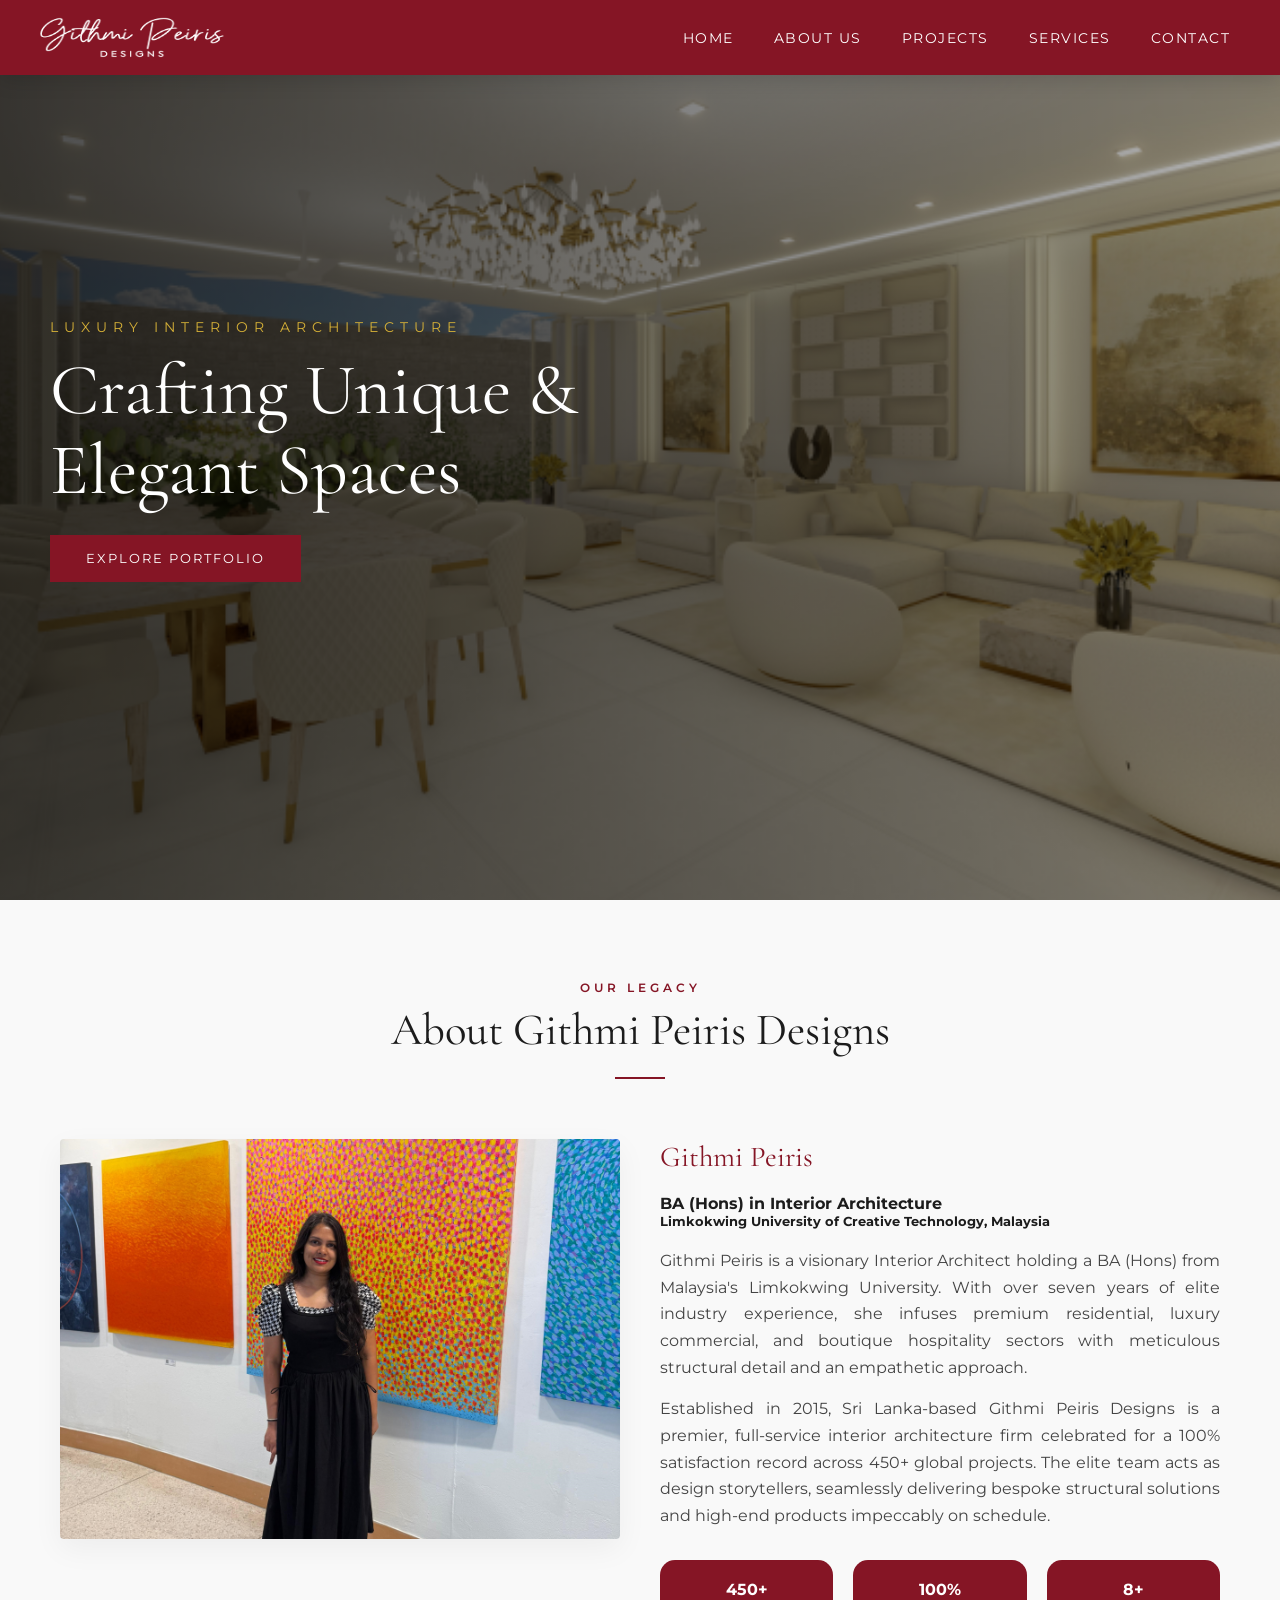
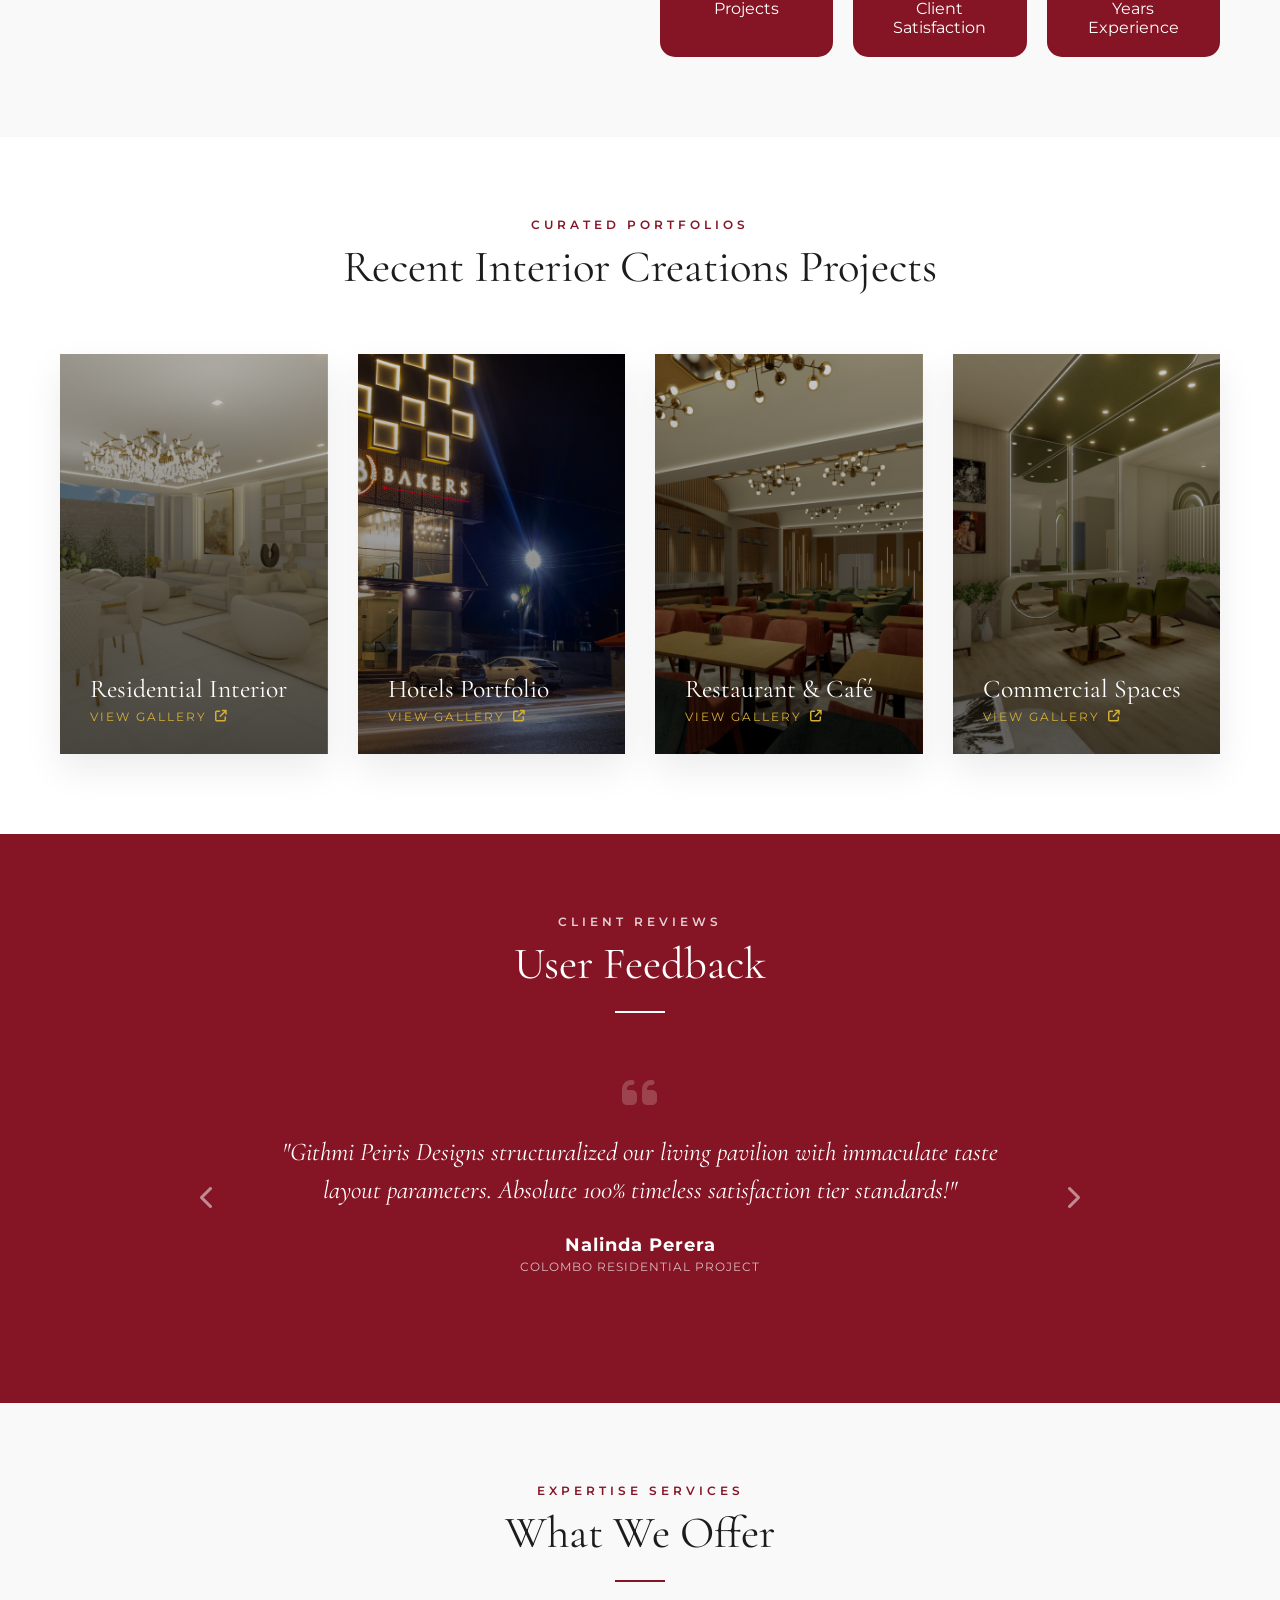
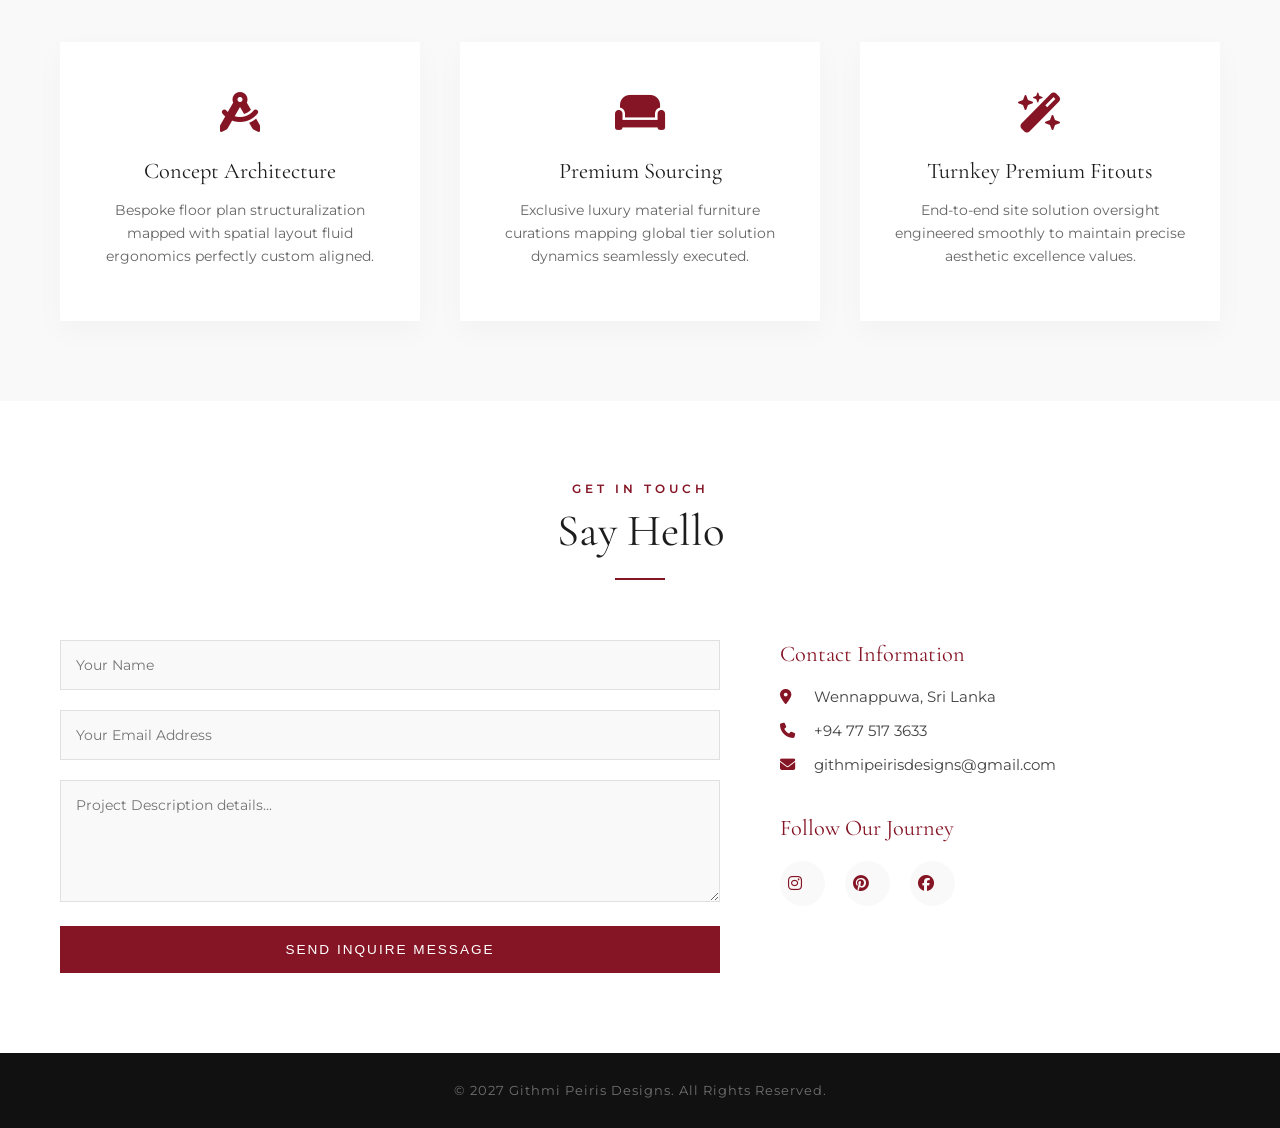
<file: index.html>
<!DOCTYPE html>
<html lang="en">
<head>
    <meta charset="UTF-8">
    <meta name="viewport" content="width=device-width, initial-scale=1.0">
    <title>Githmi Peiris Designs | Luxury Interior Architecture</title>
    <link rel="stylesheet" href="style.css">
    <!-- FontAwesome for Premium UI Icons -->
    <link rel="stylesheet" href="https://cdnjs.cloudflare.com/ajax/libs/font-awesome/6.4.0/css/all.min.css">
    <!-- Google Fonts for Editorial Typography -->
    <link rel="preconnect" href="https://fonts.googleapis.com">
    <link rel="preconnect" href="https://fonts.gstatic.com" crossorigin>
    <link href="https://fonts.googleapis.com/css2?family=Cormorant+Garamond:ital,wght@0,400;0,600;1,400&family=Montserrat:wght@300;400;600&display=swap" rel="stylesheet">
</head>
<body>

    <!-- Premium Navigation Bar -->
    <nav class="navbar">
        <div class="nav-container">
            <div class="logo-area">
                <img src="assets/images/logo.png" alt="Githmi Peiris Designs Logo" class="logo-img" width= "200px" height="45px">
            </div>
            <ul class="nav-menu">
                <li><a href="#home">Home</a></li>
                <li><a href="#about">About Us</a></li>
                <li><a href="#projects">Projects</a></li>
                <li><a href="#services">Services</a></li>
                <li><a href="#contact">Contact</a></li>
            </ul>
            <div class="menu-toggle" id="mobile-menu">
                <i class="fa-solid fa-bars"></i>
            </div>
        </div>
    </nav>

    <!-- Hero Section -->
    <header id="home" class="hero-section">
        <div class="hero-overlay"></div>
        <div class="hero-content">
            <p class="hero-subtitle">Luxury Interior Architecture</p>
            <h1 class="hero-title">Crafting Unique & Elegant Spaces</h1>
            <a href="#projects" class="btn-primary">Explore Portfolio</a>
        </div>
    </header>

    <!-- Creative History & About Section -->
	<section id="about" class="about-section">
		<div class="container">
			<div class="section-header">
				<span class="super-title">Our Legacy</span>
				<h2>About Githmi Peiris Designs</h2>
				<div class="accent-line"></div>
			</div>
			
			<div class="about-grid">
				<!-- COLUMN 1: Stats & Visual Showcase -->
				<div class="about-text-block">
					<!-- NEW: Architecture Image Container -->
					<div class="about-image-wrapper">
						<img src="assets/images/about_me.png" alt="Githmi Peiris Designs - Interior Architecture Showcase" class="about-img">
					</div>
				</div>

				<!-- COLUMN 2: Profile & Studio Narrative -->
				
				<div class="about-text-block">
					<h3>Githmi Peiris</h3>
					<h4>BA (Hons) in Interior Architecture</h4>
					<h5>Limkokwing University of Creative Technology, Malaysia</h5> &nbsp;
					<p>
					Githmi Peiris is a visionary Interior Architect holding a BA (Hons) from Malaysia's Limkokwing University. With over seven years of elite industry experience, she infuses premium residential, luxury commercial, and boutique hospitality sectors with meticulous structural detail and an empathetic approach.
					</p>
					<p>
					Established in 2015, Sri Lanka-based Githmi Peiris Designs is a premier, full-service interior architecture firm celebrated for a 100% satisfaction record across 450+ global projects. The elite team acts as design storytellers, seamlessly delivering bespoke structural solutions and high-end products impeccably on schedule.
					</P>
					
					<div class="about-features">
						<div class="feature-box">
							<h4>450+</h4>
							<span>Projects</span>
						</div>

						<div class="feature-box">
							<h4>100%</h4>
							<span>Client Satisfaction</span>
						</div>

						<div class="feature-box">
							<h4>8+</h4>
							<span>Years Experience</span>
						</div>
					</div>
				</div>
			</div>
		</div>
	</section>

    <!-- Filterable Premium Projects Section -->
    <section id="projects" class="projects-section">
        <div class="container">
            <div class="section-header">
                <span class="super-title">Curated Portfolios</span>
                <h2>Recent Interior Creations Projects</h2>
            </div>

            <div class="projects-grid">
                <!-- Category 1 -->
                <div class="project-card" onclick="openGallery('residential')">
					<div class="card-img-placeholder" style="background-image: linear-gradient(rgba(0,0,0,0.2), rgba(0,0,0,0.6)), url('assets/images/main_bg.png');"></div>
					<div class="project-info">
						<h3>Residential Interior</h3>
						<span>View Gallery <i class="fa-solid fa-arrow-up-right-from-square"></i></span>
					</div>
				</div>

                <!-- Category 2 -->
                <div class="project-card" onclick="openGallery('hotels')">
                    <div class="card-img-placeholder" style="background-image: linear-gradient(rgba(0,0,0,0.2), rgba(0,0,0,0.6)), url('assets/images/hotels.png');"></div>
                    <div class="project-info">
                        <h3>Hotels Portfolio</h3>
                        <span>View Gallery <i class="fa-solid fa-arrow-up-right-from-square"></i></span>
                    </div>
                </div>

                <!-- Category 3 -->
                <div class="project-card" onclick="openGallery('restaurant')">
                    <div class="card-img-placeholder" style="background-image: linear-gradient(rgba(0,0,0,0.2), rgba(0,0,0,0.6)), url('assets/images/resturent.png');"></div>
                    <div class="project-info">
                        <h3>Restaurant & Café</h3>
                        <span>View Gallery <i class="fa-solid fa-arrow-up-right-from-square"></i></span>
                    </div>
                </div>

                <!-- Category 4 -->
                <div class="project-card" onclick="openGallery('commercial')">
                    <div class="card-img-placeholder" style="background-image: linear-gradient(rgba(0,0,0,0.2), rgba(0,0,0,0.6)), url('assets/images/commercial.png');"></div>
                    <div class="project-info">
                        <h3>Commercial Spaces</h3>
                        <span>View Gallery <i class="fa-solid fa-arrow-up-right-from-square"></i></span>
                    </div>
                </div>
            </div>
        </div>
    </section>

    <!-- Premium Slideshow Feedback Section -->
    <section class="feedback-section">
        <div class="container">
            <div class="section-header">
                <span class="super-title" style="color: #fff; opacity: 0.8;">Client Reviews</span>
                <h2 style="color: #fff;">User Feedback</h2>
                <div class="accent-line" style="background-color: #fff;"></div>
            </div>

            <div class="slideshow-wrapper">
                <div class="feedback-container">
                    <!-- Slide 1 -->
                    <div class="feedback-slide active">
                        <i class="fa-solid fa-quote-left quote-icon"></i>
                        <p class="feedback-text">"Githmi Peiris Designs structuralized our living pavilion with immaculate taste layout parameters. Absolute 100% timeless satisfaction tier standards!"</p>
                        <h4 class="client-name">Nalinda Perera</h4>
                        <span class="client-role">Colombo Residential Project</span>
                    </div>

                    <!-- Slide 2 -->
                    <div class="feedback-slide">
                        <i class="fa-solid fa-quote-left quote-icon"></i>
                        <p class="feedback-text">"The bespoke luxury theme integration across our commercial office spaces completely transformed our brand experience. Simply elite team talent."</p>
                        <h4 class="client-name">Sarah Jenkins</h4>
                        <span class="client-role">Tech Executive Suite Office</span>
                    </div>
                </div>
                
                <!-- Nav Arrows -->
                <button class="slide-btn prev" onclick="moveSlide(-1)"><i class="fa-solid fa-chevron-left"></i></button>
                <button class="slide-btn next" onclick="moveSlide(1)"><i class="fa-solid fa-chevron-right"></i></button>
            </div>
        </div>
    </section>

    <!-- Services Section -->
    <section id="services" class="services-section">
        <div class="container">
            <div class="section-header">
                <span class="super-title">Expertise Services</span>
                <h2>What We Offer</h2>
                <div class="accent-line"></div>
            </div>
            <div class="services-grid">
                <div class="service-box">
                    <i class="fa-solid fa-compass-drafting service-icon"></i>
                    <h3>Concept Architecture</h3>
                    <p>Bespoke floor plan structuralization mapped with spatial layout fluid ergonomics perfectly custom aligned.</p>
                </div>
                <div class="service-box">
                    <i class="fa-solid fa-couch service-icon"></i>
                    <h3>Premium Sourcing</h3>
                    <p>Exclusive luxury material furniture curations mapping global tier solution dynamics seamlessly executed.</p>
                </div>
                <div class="service-box">
                    <i class="fa-solid fa-wand-magic-sparkles service-icon"></i>
                    <h3>Turnkey Premium Fitouts</h3>
                    <p>End-to-end site solution oversight engineered smoothly to maintain precise aesthetic excellence values.</p>
                </div>
            </div>
        </div>
    </section>

    <!-- Contact & Message Inquiry Form -->
    <section id="contact" class="contact-section">
        <div class="container">
            <div class="section-header">
                <span class="super-title">Get In Touch</span>
                <h2>Say Hello</h2>
                <div class="accent-line"></div>
            </div>

            <div class="contact-grid">
                <div class="contact-form-area">
                    <form id="inquiryForm" onsubmit="handleInquiry(event)">
                        <div class="form-group">
                            <input type="text" id="name" placeholder="Your Name" required>
                        </div>
                        <div class="form-group">
                            <input type="email" id="email" placeholder="Your Email Address" required>
                        </div>
                        <div class="form-group">
                            <textarea id="message" rows="5" placeholder="Project Description details..." required></textarea>
                        </div>
                        <button type="submit" class="btn-submit">Send Inquire Message</button>
                    </form>
                </div>

                <div class="contact-info-area">
                    <h3>Contact Information</h3>
                    <p><i class="fa-solid fa-location-dot"></i> Wennappuwa, Sri Lanka</p>
                    <p><i class="fa-solid fa-phone"></i> +94 77 517 3633</p>
                    <p><i class="fa-solid fa-envelope"></i> githmipeirisdesigns@gmail.com</p>

                    <div class="social-links-area">
                        <h3>Follow Our Journey</h3>
                        <div class="social-icons">
                            <a href="https://www.instagram.com/githmipeirisdesigns?igsh=MXhnNTd0MHF1bzcycg==" target="_blank"><i class="fa-brands fa-instagram"></i></a>
                            <a href="https://pin.it/6kkndSbmJ" target="_blank"><i class="fa-brands fa-pinterest"></i></a>
                            <a href="https://www.facebook.com/share/1TPi1inB27/" target="_blank"><i class="fa-brands fa-facebook"></i></a>
                        </div>
                    </div>
                </div>
            </div>
        </div>
    </section>

    <!-- Premium Footer Elements -->
    <footer>
        <p>&copy; 2027 Githmi Peiris Designs. All Rights Reserved.</p>
    </footer>
	
	<script src="script.js"></script>

</body>

</html>
</file>
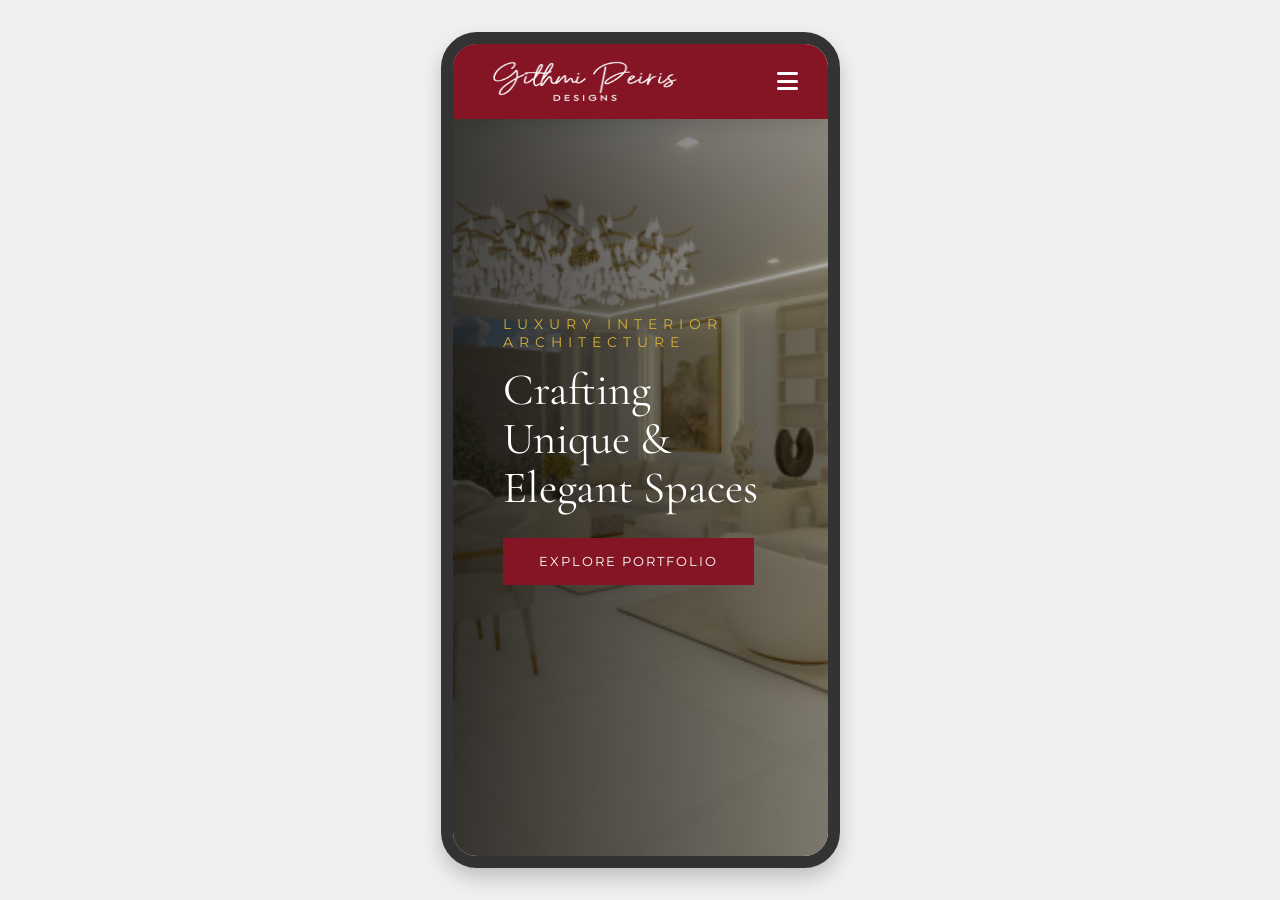
<file: mobile.html>
<!DOCTYPE html>
<html lang="en">
<head>
    <meta charset="UTF-8">
    <title>Mobile Preview</title>
    <style>
        body {
            display: flex;
            justify-content: center;
            align-items: center;
            height: 100vh;
            background-color: #f0f0f0;
            margin: 0;
        }
        /* Simulated Smartphone Frame */
        .phone-frame {
            width: 375px;
            height: 812px;
            border: 12px solid #333;
            border-radius: 36px;
            box-shadow: 0px 10px 20px rgba(0,0,0,0.2);
            overflow: hidden;
        }
        iframe {
            width: 100%;
            height: 100%;
            border: none;
        }
    </style>
</head>
<body>

    <div class="phone-frame">
        <iframe src="index.html"></iframe>
    </div>

</body>
</html>
</file>
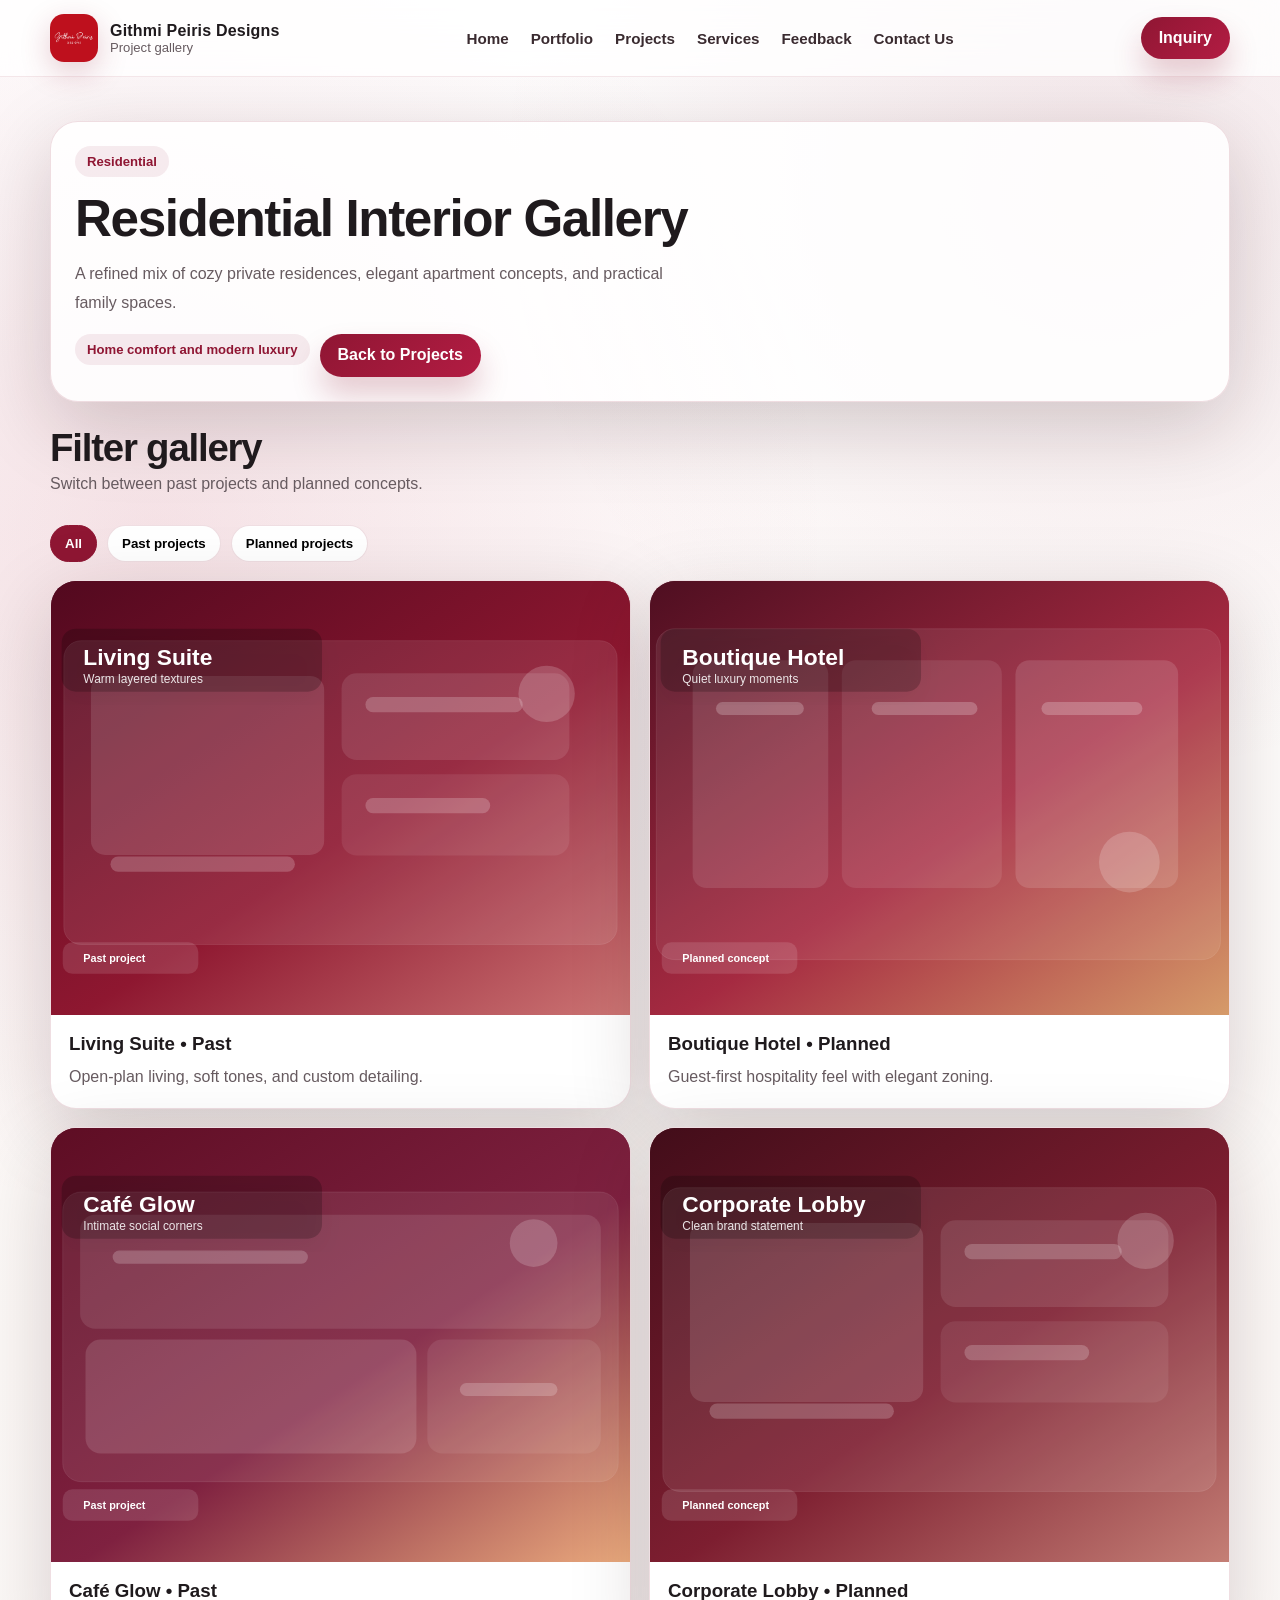
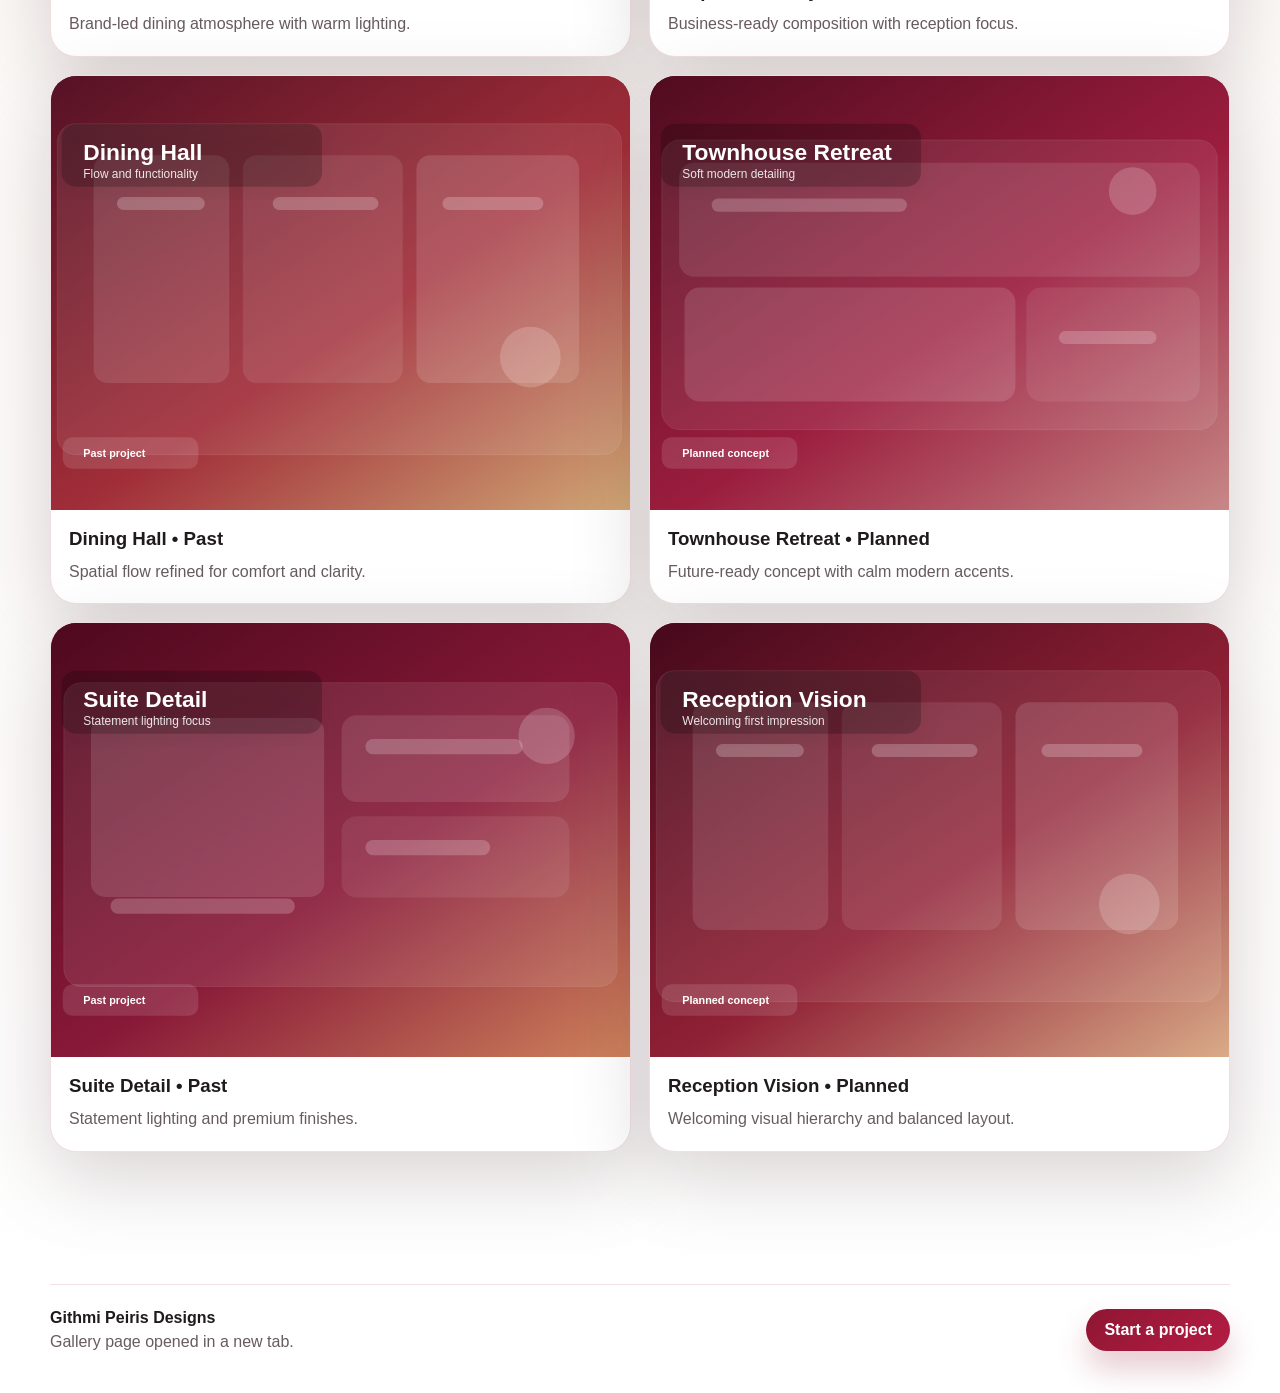
<file: project-gallery.html>
<!doctype html>
<html lang="en">
<head>
  <meta charset="utf-8">
  <meta name="viewport" content="width=device-width, initial-scale=1">
  <title>Githmi Peiris Designs | Project Gallery</title>
  <style>
:root{
  --maroon:#8f1633;
  --maroon-2:#b31c43;
  --maroon-3:#5a0f22;
  --cream:#f8f2ef;
  --soft:#f4e9e5;
  --text:#1f1a1d;
  --muted:#675b60;
  --line:rgba(143,22,51,.14);
  --shadow:0 24px 80px rgba(41,10,18,.18);
  --radius:28px;
}
*{box-sizing:border-box}
html{scroll-behavior:smooth}
body{
  margin:0;
  font-family:Inter,Segoe UI,Arial,sans-serif;
  background:
    radial-gradient(circle at 12% 18%, rgba(179,28,67,.12), transparent 25%),
    radial-gradient(circle at 86% 6%, rgba(143,22,51,.10), transparent 20%),
    linear-gradient(180deg,#fff 0%, #fcf8f6 45%, #fff 100%);
  color:var(--text);
  overflow-x:hidden;
}
a{text-decoration:none;color:inherit}
img{max-width:100%;display:block}
.container{width:min(1180px, calc(100% - 32px)); margin:0 auto}
.navbar{
  position:sticky; top:0; z-index:90;
  backdrop-filter: blur(18px);
  background:rgba(255,255,255,.78);
  border-bottom:1px solid rgba(143,22,51,.10);
}
.navbar .inner{
  display:flex; align-items:center; justify-content:space-between; gap:18px;
  padding:14px 0;
}
.brand{display:flex; align-items:center; gap:12px; min-width:0}
.brand img{width:48px; height:48px; border-radius:14px; box-shadow:0 10px 30px rgba(143,22,51,.22)}
.brand .name{font-weight:800; letter-spacing:.2px; white-space:nowrap; overflow:hidden; text-overflow:ellipsis}
.brand .tag{font-size:.82rem; color:var(--muted)}
.navlinks{display:flex; gap:18px; flex-wrap:wrap; justify-content:flex-end; align-items:center}
.navlinks a{
  position:relative; font-weight:600; font-size:.95rem; color:#3a2b30; padding:10px 2px;
}
.navlinks a::after{
  content:""; position:absolute; left:0; bottom:4px; width:0; height:2px; background:var(--maroon);
  transition:.3s ease;
}
.navlinks a:hover::after,.navlinks a.active::after{width:100%}
.cta{
  display:inline-flex; align-items:center; justify-content:center; gap:10px;
  padding:12px 18px; border-radius:999px; background:linear-gradient(135deg,var(--maroon),var(--maroon-2));
  color:white; font-weight:700; box-shadow:0 18px 30px rgba(143,22,51,.22);
}
.hero{
  position:relative;
  padding:70px 0 36px;
  overflow:hidden;
}
.hero::before,.hero::after{
  content:""; position:absolute; border-radius:50%; filter:blur(10px); pointer-events:none;
}
.hero::before{width:320px; height:320px; background:rgba(143,22,51,.10); top:30px; right:-90px}
.hero::after{width:260px; height:260px; background:rgba(179,28,67,.08); bottom:-100px; left:-80px}
.hero-grid{
  display:grid; grid-template-columns:1.2fr .9fr; gap:36px; align-items:center;
}
.kicker{
  display:inline-flex; align-items:center; gap:10px;
  background:rgba(143,22,51,.07); color:var(--maroon); padding:10px 16px; border-radius:999px;
  font-weight:700; font-size:.92rem; letter-spacing:.2px;
}
.hero h1{
  font-size:clamp(2.8rem, 5vw, 5.2rem); line-height:.95; margin:18px 0 16px; letter-spacing:-1.8px;
}
.hero p{max-width:58ch; font-size:1.05rem; line-height:1.8; color:var(--muted)}
.hero-actions{display:flex; gap:14px; flex-wrap:wrap; margin:30px 0 26px}
.btn{
  display:inline-flex; align-items:center; gap:10px; padding:14px 18px; border-radius:16px; border:1px solid var(--line);
  background:white; box-shadow:0 14px 45px rgba(40,16,21,.08); font-weight:700;
}
.btn.primary{background:linear-gradient(135deg,var(--maroon),var(--maroon-2)); color:white; border:none}
.hero-metrics{
  display:grid; grid-template-columns:repeat(3, minmax(0, 1fr)); gap:14px; margin-top:20px;
}
.metric{
  padding:16px; border-radius:22px; background:rgba(255,255,255,.78); border:1px solid var(--line);
  box-shadow:var(--shadow);
}
.metric strong{display:block; font-size:1.35rem; color:var(--maroon)}
.metric span{color:var(--muted); font-size:.9rem}
.hero-card{
  position:relative; border-radius:36px; padding:22px; background:
    linear-gradient(180deg, rgba(143,22,51,.95), rgba(79,8,30,.95));
  color:white; box-shadow:var(--shadow); overflow:hidden;
}
.hero-card .preview{
  display:grid; grid-template-columns:repeat(2,1fr); gap:14px; margin-top:18px
}
.preview .mini{
  min-height:130px; border-radius:22px; background:rgba(255,255,255,.1); border:1px solid rgba(255,255,255,.18);
  position:relative; overflow:hidden;
}
.preview .mini::before{
  content:""; position:absolute; inset:16px; border-radius:18px; background:
    linear-gradient(135deg, rgba(255,255,255,.15), rgba(255,255,255,.03));
}
.preview .mini::after{
  content:""; position:absolute; width:40%; height:16px; left:18px; bottom:18px; border-radius:999px; background:rgba(255,255,255,.18)
}
.orb{
  position:absolute; border-radius:50%; background:rgba(255,255,255,.12); filter:blur(2px)
}
.orb.o1{width:110px; height:110px; top:-30px; right:-20px}
.orb.o2{width:72px; height:72px; bottom:26px; left:16px}
.section{
  padding:26px 0 86px;
  scroll-margin-top:90px;
}
.section-header{
  display:flex; align-items:end; justify-content:space-between; gap:18px; margin-bottom:28px;
}
.section-header h2{
  font-size:clamp(2rem, 3vw, 3rem); margin:0; letter-spacing:-1.2px;
}
.section-header p{margin:0; max-width:58ch; color:var(--muted); line-height:1.7}
.grid{
  display:grid; gap:18px;
}
.grid.two{grid-template-columns:repeat(2, minmax(0,1fr))}
.grid.three{grid-template-columns:repeat(3, minmax(0,1fr))}
.grid.four{grid-template-columns:repeat(4, minmax(0,1fr))}
.card{
  background:rgba(255,255,255,.86); border:1px solid var(--line);
  border-radius:var(--radius); box-shadow:var(--shadow); overflow:hidden;
}
.card.pad{padding:24px}
.card h3{margin:0 0 10px; font-size:1.2rem}
.card p{margin:0; color:var(--muted); line-height:1.75}
.timeline{
  display:grid; gap:16px;
}
.timeline .item{
  padding:18px 20px; border-left:4px solid var(--maroon); border-radius:18px; background:#fff;
  box-shadow:0 10px 36px rgba(30,10,16,.06)
}
.badge{
  display:inline-flex; align-items:center; gap:8px; font-size:.82rem; font-weight:700; color:var(--maroon);
  padding:8px 12px; border-radius:999px; background:rgba(143,22,51,.08); margin-bottom:12px;
}
.project-card{
  position:relative; min-height:300px; overflow:hidden; border-radius:28px; background:#fff;
  box-shadow:var(--shadow); border:1px solid var(--line); display:flex; flex-direction:column;
}
.project-card .visual{
  aspect-ratio: 4/3; overflow:hidden;
}
.project-card .visual img{width:100%; height:100%; object-fit:cover}
.project-card .body{padding:18px}
.project-card .body h3{margin:0 0 8px}
.project-card .body .meta{font-size:.9rem; color:var(--muted); line-height:1.7}
.chips{display:flex; gap:10px; flex-wrap:wrap; margin-top:14px}
.chips span{
  padding:8px 12px; border-radius:999px; background:var(--soft); color:#59343f; font-size:.82rem; font-weight:700
}
.link-row{display:flex; align-items:center; justify-content:space-between; gap:12px; margin-top:16px}
.link-row a{
  color:var(--maroon); font-weight:800;
}
.services .card{position:relative}
.services .icon{
  width:52px; height:52px; border-radius:16px; background:linear-gradient(135deg, var(--maroon), var(--maroon-2));
  display:grid; place-items:center; color:white; font-size:1.2rem; margin-bottom:16px;
  box-shadow:0 16px 30px rgba(143,22,51,.22)
}
.testimonials{
  position:relative; overflow:hidden;
}
.testimonial-track{
  display:flex; transition:transform .55s ease;
}
.testimonial{
  min-width:100%; padding:30px; display:grid; gap:18px;
}
.quote{
  font-size:1.1rem; line-height:1.9; color:#3d3237
}
.person{display:flex; align-items:center; gap:14px}
.avatar{
  width:52px; height:52px; border-radius:18px; background:linear-gradient(135deg,var(--maroon),#d68b88);
  display:grid; place-items:center; color:white; font-weight:800
}
.controls{display:flex; gap:10px; margin-top:12px}
.ctrl{
  width:42px; height:42px; border-radius:14px; border:1px solid var(--line); background:#fff;
}
.contact-grid{
  display:grid; grid-template-columns:1fr .8fr; gap:20px;
}
.form{
  display:grid; gap:12px;
}
.field{
  display:grid; gap:8px;
}
.field label{font-size:.92rem; font-weight:700; color:#43353b}
.field input,.field textarea, .field select{
  width:100%; padding:14px 16px; border-radius:16px; border:1px solid rgba(143,22,51,.14);
  background:#fff; font:inherit; outline:none;
}
.field textarea{min-height:150px; resize:vertical}
.info-list{
  display:grid; gap:14px;
}
.info{
  padding:18px; border-radius:22px; background:rgba(255,255,255,.82); border:1px solid var(--line);
}
.footer{
  padding:26px 0 42px;
}
.footer-inner{
  padding:24px 0 0; border-top:1px solid rgba(143,22,51,.12);
  display:flex; align-items:center; justify-content:space-between; gap:18px; flex-wrap:wrap;
}
.socials{display:flex; gap:10px; flex-wrap:wrap}
.socials a{
  width:42px; height:42px; display:grid; place-items:center; border-radius:14px; background:#fff; border:1px solid var(--line);
}
.reveal{opacity:0; transform:translateY(24px); transition: .8s ease}
.reveal.in-view{opacity:1; transform:none}
.floaty{animation: float 6s ease-in-out infinite}
@keyframes float {0%,100%{transform:translateY(0)}50%{transform:translateY(-12px)}}
.scrollbar{position:fixed; left:0; top:0; width:0; height:3px; background:linear-gradient(90deg,var(--maroon),#d68b88); z-index:100}
.chat-toggle{
  position:fixed; right:18px; bottom:18px; z-index:110;
  width:62px; height:62px; border:none; border-radius:22px; background:linear-gradient(135deg,var(--maroon),var(--maroon-2)); color:white;
  box-shadow:0 20px 40px rgba(143,22,51,.34); font-size:1.35rem;
}
.chat-window{
  position:fixed; right:18px; bottom:92px; z-index:110; width:min(380px, calc(100vw - 36px));
  background:#fff; border-radius:26px; border:1px solid rgba(143,22,51,.12); box-shadow:var(--shadow); overflow:hidden;
  display:none;
}
.chat-window.open{display:block}
.chat-head{
  padding:16px 18px; background:linear-gradient(135deg,var(--maroon),var(--maroon-2)); color:white;
  display:flex; justify-content:space-between; align-items:center;
}
.chat-body{padding:16px; max-height:340px; overflow:auto; display:grid; gap:10px; background:#fff}
.bubble{
  max-width:82%; padding:12px 14px; border-radius:18px; line-height:1.6;
}
.bubble.bot{background:rgba(143,22,51,.08); border-top-left-radius:6px}
.bubble.user{background:#f4f1ef; margin-left:auto; border-top-right-radius:6px}
.quick{display:flex; gap:8px; flex-wrap:wrap; padding:0 16px 14px}
.quick button{
  border:none; background:rgba(143,22,51,.08); color:var(--maroon); padding:10px 12px; border-radius:999px; font-weight:700
}
.chat-input{
  display:flex; gap:10px; padding:0 16px 16px; align-items:center
}
.chat-input input{
  flex:1; padding:12px 14px; border-radius:999px; border:1px solid rgba(143,22,51,.14)
}
.chat-input button{
  border:none; width:46px; height:46px; border-radius:50%; color:white; background:linear-gradient(135deg,var(--maroon),var(--maroon-2))
}
.gallery-hero{
  padding:44px 0 20px;
}
.pills{display:flex; gap:10px; flex-wrap:wrap}
.pills button{
  border:none; padding:10px 14px; border-radius:999px; background:#fff; border:1px solid var(--line); font-weight:700
}
.pills button.active{background:var(--maroon); color:#fff; border-color:var(--maroon)}
.gallery-grid{
  display:grid; grid-template-columns:repeat(2,minmax(0,1fr)); gap:18px
}
.gallery-card{
  background:#fff; border:1px solid var(--line); border-radius:26px; overflow:hidden; box-shadow:var(--shadow)
}
.gallery-card .thumb{aspect-ratio:4/3}
.gallery-card .thumb img{width:100%; height:100%; object-fit:cover}
.gallery-card .content{padding:18px}
.gallery-card .content h3{margin:0 0 8px}
.gallery-card .content p{margin:0; color:var(--muted); line-height:1.7}
.top-actions{
  display:flex; gap:10px; flex-wrap:wrap; margin-top:16px
}
@media (max-width: 980px){
  .hero-grid,.contact-grid,.grid.four,.grid.three,.grid.two,.gallery-grid{grid-template-columns:1fr}
  .navlinks{display:none}
  .hero{padding-top:42px}
  .hero-metrics{grid-template-columns:1fr}
}
</style>
</head>
<body>
<div class="scrollbar"></div>
<header class="navbar">
  <div class="container inner">
    <a class="brand" href="index.html">
      <img src="assets/logo.png" alt="Githmi Peiris Designs logo">
      <div>
        <div class="name">Githmi Peiris Designs</div>
        <div class="tag">Project gallery</div>
      </div>
    </a>
    <nav class="navlinks" aria-label="Primary">
      <a href="index.html#home">Home</a>
      <a href="index.html#portfolio">Portfolio</a>
      <a href="index.html#projects">Projects</a>
      <a href="index.html#services">Services</a>
      <a href="index.html#feedback">Feedback</a>
      <a href="index.html#contact">Contact Us</a>
    </nav>
    <a class="cta" href="index.html#contact">Inquiry</a>
  </div>
</header>

<main class="gallery-hero">
  <div class="container">
    <div class="card pad reveal">
      <span class="badge" data-label>Gallery</span>
      <h1 data-title style="font-size:clamp(2.2rem,4vw,3.8rem); margin:0 0 12px; letter-spacing:-1.4px;">Project Gallery</h1>
      <p data-desc style="margin:0; color:var(--muted); max-width:70ch; line-height:1.8">A curated collection of past work and planned design concepts.</p>
      <div class="top-actions">
        <span class="badge" data-accent>Premium interior concepts</span>
        <a class="cta" href="index.html#projects">Back to Projects</a>
      </div>
    </div>

    <div class="section" style="padding-top:24px;">
      <div class="section-header reveal">
        <div>
          <h2>Filter gallery</h2>
          <p>Switch between past projects and planned concepts.</p>
        </div>
      </div>
      <div class="pills reveal" style="margin-bottom:18px;">
        <button class="active" data-filter="all">All</button>
        <button data-filter="past">Past projects</button>
        <button data-filter="planned">Planned projects</button>
      </div>
      <div class="gallery-grid">
        
        <article class="gallery-card reveal" data-stage="past">
          <div class="thumb"><img src="[data-uri]" alt="Gallery item 1"></div>
          <div class="content">
            <h3>Living Suite • Past</h3>
            <p>Open-plan living, soft tones, and custom detailing.</p>
          </div>
        </article>
        <article class="gallery-card reveal" data-stage="planned">
          <div class="thumb"><img src="[data-uri]" alt="Gallery item 2"></div>
          <div class="content">
            <h3>Boutique Hotel • Planned</h3>
            <p>Guest-first hospitality feel with elegant zoning.</p>
          </div>
        </article>
        <article class="gallery-card reveal" data-stage="past">
          <div class="thumb"><img src="[data-uri]" alt="Gallery item 3"></div>
          <div class="content">
            <h3>Café Glow • Past</h3>
            <p>Brand-led dining atmosphere with warm lighting.</p>
          </div>
        </article>
        <article class="gallery-card reveal" data-stage="planned">
          <div class="thumb"><img src="[data-uri]" alt="Gallery item 4"></div>
          <div class="content">
            <h3>Corporate Lobby • Planned</h3>
            <p>Business-ready composition with reception focus.</p>
          </div>
        </article>
        <article class="gallery-card reveal" data-stage="past">
          <div class="thumb"><img src="[data-uri]" alt="Gallery item 5"></div>
          <div class="content">
            <h3>Dining Hall • Past</h3>
            <p>Spatial flow refined for comfort and clarity.</p>
          </div>
        </article>
        <article class="gallery-card reveal" data-stage="planned">
          <div class="thumb"><img src="[data-uri]" alt="Gallery item 6"></div>
          <div class="content">
            <h3>Townhouse Retreat • Planned</h3>
            <p>Future-ready concept with calm modern accents.</p>
          </div>
        </article>
        <article class="gallery-card reveal" data-stage="past">
          <div class="thumb"><img src="[data-uri]" alt="Gallery item 7"></div>
          <div class="content">
            <h3>Suite Detail • Past</h3>
            <p>Statement lighting and premium finishes.</p>
          </div>
        </article>
        <article class="gallery-card reveal" data-stage="planned">
          <div class="thumb"><img src="[data-uri]" alt="Gallery item 8"></div>
          <div class="content">
            <h3>Reception Vision • Planned</h3>
            <p>Welcoming visual hierarchy and balanced layout.</p>
          </div>
        </article>
      </div>
    </div>
  </div>
</main>

<footer class="footer">
  <div class="container footer-inner">
    <div>
      <strong>Githmi Peiris Designs</strong>
      <div style="color:var(--muted); margin-top:6px;">Gallery page opened in a new tab.</div>
    </div>
    <a class="cta" href="index.html#contact">Start a project</a>
  </div>
</footer>

<script>
const qs = (s, root=document)=>root.querySelector(s);
const qsa = (s, root=document)=>Array.from(root.querySelectorAll(s));

function setupReveal(){
  const items = qsa('.reveal');
  const obs = new IntersectionObserver((entries)=>{
    entries.forEach(e=>{
      if(e.isIntersecting){ e.target.classList.add('in-view'); obs.unobserve(e.target); }
    });
  }, {threshold:0.16});
  items.forEach(el=>obs.observe(el));
}

function setupNav(){
  const links = qsa('.navlinks a');
  const sections = links.map(a => document.querySelector(a.getAttribute('href'))).filter(Boolean);
  const obs = new IntersectionObserver((entries)=>{
    entries.forEach(entry=>{
      if(entry.isIntersecting){
        links.forEach(a=>a.classList.toggle('active', a.getAttribute('href') === '#'+entry.target.id));
      }
    });
  }, {threshold:0.4});
  sections.forEach(s=>obs.observe(s));
}

function setupScrollBar(){
  const bar = qs('.scrollbar');
  if(!bar) return;
  window.addEventListener('scroll', ()=>{
    const h = document.documentElement;
    const p = (h.scrollTop) / (h.scrollHeight - h.clientHeight) * 100;
    bar.style.width = `${Math.max(0, Math.min(100, p))}%`;
  }, {passive:true});
}

function setupTestimonials(){
  const track = qs('.testimonial-track');
  if(!track) return;
  const slides = qsa('.testimonial', track);
  const prev = qs('[data-prev]');
  const next = qs('[data-next]');
  let idx = 0;
  const render = ()=>{ track.style.transform = `translateX(-${idx * 100}%)`; };
  prev?.addEventListener('click', ()=>{ idx = (idx - 1 + slides.length) % slides.length; render(); });
  next?.addEventListener('click', ()=>{ idx = (idx + 1) % slides.length; render(); });
  setInterval(()=>{ idx = (idx + 1) % slides.length; render(); }, 5000);
}

function setupContactForm(){
  const form = qs('#inquiryForm');
  if(!form) return;
  form.addEventListener('submit', (e)=>{
    e.preventDefault();
    const fd = new FormData(form);
    const name = fd.get('name') || 'Client';
    const email = fd.get('email') || '';
    const project = fd.get('project') || 'Interior Design Inquiry';
    const message = fd.get('message') || '';
    const subject = encodeURIComponent(`Inquiry: ${project}`);
    const body = encodeURIComponent(`Name: ${name}\nEmail: ${email}\nProject Type: ${project}\n\nMessage:\n${message}`);
    const mailto = `mailto:hello@githmipeirisdesigns.com?subject=${subject}&body=${body}`;
    window.location.href = mailto;
  });
}

function setupChat(){
  const toggle = qs('.chat-toggle');
  const windowEl = qs('.chat-window');
  const body = qs('.chat-body');
  const input = qs('#chatInput');
  const send = qs('#chatSend');
  if(!toggle || !windowEl || !body || !input || !send) return;

  const add = (text, who='bot')=>{
    const div = document.createElement('div');
    div.className = `bubble ${who}`;
    div.textContent = text;
    body.appendChild(div);
    body.scrollTop = body.scrollHeight;
  };

  const botReply = (text)=>{
    const t = text.toLowerCase();
    if(t.includes('service')) return "We offer residential interior, commercial design, space planning, and re-architecture services with a clean maroon-led premium finish.";
    if(t.includes('project')) return "Tap the Projects section to open a gallery for Residential, Hotels, Restaurant & Café, and Commercial work in a new tab.";
    if(t.includes('contact') || t.includes('location')) return "Use the Say Hello form in Contact Us, and the location/contact panel gives quick studio details.";
    if(t.includes('price') || t.includes('budget')) return "Please share your floor area, timeline, and style preference. We can tailor a design proposal around your budget.";
    if(t.includes('hello') || t.includes('hi')) return "Hello! I can help with services, projects, portfolio, and contact details.";
    return "Thanks for your message. Please ask about services, projects, portfolio, or contact details.";
  };

  toggle.addEventListener('click', ()=> windowEl.classList.toggle('open'));
  qsa('.quick button').forEach(btn=>btn.addEventListener('click', ()=>{
    const text = btn.textContent.trim();
    add(text, 'user');
    setTimeout(()=> add(botReply(text), 'bot'), 450);
  }));
  send.addEventListener('click', ()=>{
    const text = input.value.trim();
    if(!text) return;
    add(text, 'user');
    input.value = '';
    setTimeout(()=> add(botReply(text), 'bot'), 450);
  });
  input.addEventListener('keydown', (e)=>{ if(e.key === 'Enter'){ e.preventDefault(); send.click(); } });
  setTimeout(()=> add("Welcome to Githmi Peiris Designs. Ask me about services, projects, or how to book a consultation.", 'bot'), 300);
}

function setupGallery(){
  const category = new URLSearchParams(location.search).get('category') || 'residential';
  const data = {
    residential: {
      title: 'Residential Interior Gallery',
      desc: 'A refined mix of cozy private residences, elegant apartment concepts, and practical family spaces.',
      label: 'Residential',
      accent: 'Home comfort and modern luxury',
    },
    hotels: {
      title: 'Hotel Interior Gallery',
      desc: 'Lobby, suites, and hospitality concepts that balance first impressions, comfort, and signature identity.',
      label: 'Hotels',
      accent: 'Hospitality with premium calm',
    },
    restaurant: {
      title: 'Restaurant & Café Gallery',
      desc: 'Atmospheric dining layouts that encourage flow, brand mood, and memorable guest experiences.',
      label: 'Restaurant & Café',
      accent: 'Mood, seating, and branding',
    },
    commercial: {
      title: 'Commercial Interior Gallery',
      desc: 'Executive offices, retail areas, and reception spaces that support efficiency and visual authority.',
      label: 'Commercial',
      accent: 'Smart business-first spaces',
    }
  }[category] || {
    title: 'Project Gallery',
    desc: 'A curated collection of past work and planned design concepts.',
    label: 'Gallery',
    accent: 'Premium interior concepts',
  };

  const t = qs('[data-title]');
  const d = qs('[data-desc]');
  const l = qs('[data-label]');
  const a = qs('[data-accent]');
  if(t) t.textContent = data.title;
  if(d) d.textContent = data.desc;
  if(l) l.textContent = data.label;
  if(a) a.textContent = data.accent;

  const buttons = qsa('[data-filter]');
  const items = qsa('[data-stage]');
  buttons.forEach(btn=>btn.addEventListener('click', ()=>{
    buttons.forEach(b=>b.classList.toggle('active', b === btn));
    const filter = btn.dataset.filter;
    items.forEach(item=>{
      item.style.display = (filter === 'all' || item.dataset.stage === filter) ? '' : 'none';
    });
  }));
}

document.addEventListener('DOMContentLoaded', ()=>{
  setupReveal();
  setupNav();
  setupScrollBar();
  setupTestimonials();
  setupContactForm();
  setupChat();
  setupGallery();
});
</script>
</body>
</html>
</file>
<file: style.css>
/* --- Premium Branding Color Palette Configuration --- */
:root {
    --primary-maroon: #851525;  /* Pure Royal Rich Maroon matching Logo Background */
    --accent-gold: #D4AF37;     /* Elegant Saffron Light Accent Gold */
    --pure-white: #FFFFFF;      /* Clean Minimal White Layout Core */
    --light-grey: #F9F9F9;      /* Ultra subtle modern architectural block backgrounds */
    --charcoal-dark: #1C1C1C;   /* Luxury typography focus dark hue text */
}

/* --- Core Reset Elements --- */
* {
    margin: 0;
    padding: 0;
    box-sizing: border-box;
}

html {
    scroll-behavior: smooth;
    font-family: 'Montserrat', sans-serif;
    color: var(--charcoal-dark);
    background-color: var(--pure-white);
}

h1, h2, h3{
    font-family: 'Cormorant Garamond', serif;
    font-weight: 400;
}

.container {
    max-width: 1200px;
    margin: 0 auto;
    padding: 80px 20px;
}

/* --- Premium Navbar Stylesheet Architecture --- */
.navbar {
    background-color: var(--primary-maroon);
    position: fixed;
    top: 0;
    width: 100%;
    z-index: 9999;
    box-shadow: 0 4px 20px rgba(0,0,0,0.15);
}

.nav-container {
    display: flex;
    justify-content: space-between;
    align-items: center;
    max-width: 1300px;
    margin: 0 auto;
    padding: 15px 30px;
}

.logo-area {
    display: flex;
    flex-direction: column;
    color: var(--pure-white);
    cursor: default;
	
}

.logo-img{
	width: "100px";
	height:"100px"
}


.nav-menu {
    display: flex;
    list-style: none;
}

.nav-menu li a {
    color: var(--pure-white);
    text-decoration: none;
    padding: 10px 20px;
    font-size: 0.85rem;
    font-weight: 400;
    letter-spacing: 1.5px;
    text-transform: uppercase;
    transition: all 0.3s ease;
}

.nav-menu li a:hover {
    opacity: 0.7;
    background: rgba(255, 255, 255, 0.08);
    border-radius: 4px;
}

.menu-toggle {
    display: none;
    color: var(--pure-white);
    font-size: 1.5rem;
    cursor: pointer;
}

/* --- Hero Banner Section --- */
.hero-section {
    height: 100vh;
    background-image: url("assets/images/main_bg.png");
    background-size: cover;
    background-position: center;
    display: flex;
    align-items: center;
    position: relative;
}

.hero-overlay {
    position: absolute;
    top: 0;
    left: 0;
    width: 100%;
    height: 100%;
    background: linear-gradient(to right, rgba(0,0,0,0.7), rgba(0,0,0,0.3));
}

.hero-content {
    position: relative;
    color: var(--pure-white);
    max-width: 800px;
    padding: 0 50px;
    z-index: 10;
}

.hero-subtitle {
    font-size: 0.9rem;
    letter-spacing: 6px;
    color: var(--accent-gold);
    text-transform: uppercase;
    margin-bottom: 15px;
}

.hero-title {
    font-size: 4.5rem;
    line-height: 1.1;
    margin-bottom: 25px;
}

.hero-desc {
    font-size: 1.1rem;
    font-weight: 300;
    opacity: 0.9;
    margin-bottom: 35px;
    max-width: 600px;
}

.btn-primary {
    display: inline-block;
    padding: 15px 35px;
    background-color: var(--primary-maroon);
    color: var(--pure-white);
    text-decoration: none;
    text-transform: uppercase;
    font-size: 0.8rem;
    letter-spacing: 2px;
    border: 1px solid var(--primary-maroon);
    transition: all 0.3s ease;
}

.btn-primary:hover {
    background-color: transparent;
    border-color: var(--pure-white);
}

/* --- Section Structural Headers --- */
.section-header {
    text-align: center;
    margin-bottom: 60px;
}

.super-title {
    font-size: 0.75rem;
    letter-spacing: 4px;
    text-transform: uppercase;
    color: var(--primary-maroon);
    font-weight: 600;
    display: block;
    margin-bottom: 8px;
}

.section-header h2 {
    font-size: 2.8rem;
    color: var(--charcoal-dark);
}

.section-subtitle {
    font-size: 0.95rem;
    color: #666;
    margin-top: 10px;
}

.accent-line {
    width: 50px;
    height: 2px;
    background-color: var(--primary-maroon);
    margin: 20px auto 0;
}

/* --- About & History Section Blocks --- */
.about-section {
    background-color: var(--light-grey);
}

.about-grid {
    display: grid;
    grid-template-columns: 1fr 1fr;
    gap: 50px;
}

.about-text-block h3 {
    font-size: 1.8rem;
    margin-bottom: 20px;
    color: var(--primary-maroon);
}

.about-text-block p {
    font-size: 0.98rem;
    line-height: 1.7;
    color: #444;
    margin-bottom: 15px;
    text-align: justify;
}

.about-features{
  display:flex;
  gap:20px;
  margin-top:30px;
}

.feature-box{
  background-color: var(--primary-maroon);
  color:var(--pure-white);
  padding:20px;
  border-radius:15px;
  text-align:center;
  flex:1;
}

/* Ensure the grid maps out cleanly into two equal columns on desktop */
.about-grid {
    display: grid;
    grid-template-columns: 1fr 1fr;
    gap: 40px;
    align-items: start;
}

/* Elegant image container styling */
.about-image-wrapper {
    width: 100%;
    height: 400px; /* Adjust height to match your visual layout preference */
    overflow: hidden;
    margin-bottom: 30px; /* Generates breathing room above your 3 stat boxes */
    border-radius: 4px;  /* Optional: soft geometric corners */
    box-shadow: 0 10px 30px rgba(0, 0, 0, 0.05); /* Premium, soft ambient shadow */
}

/* Crop and fit properties to safeguard high-res layout images */
.about-img {
    width: 100%;
    height: 100%;
    object-fit: cover; /* Forces image to crop cleanly without stretching */
    object-position: center;
    transition: transform 0.6s ease; /* Fluid transition for interactive hover effect */
}

/* Micro-interaction: Elegant zoom effect on hover */
.about-image-wrapper:hover .about-img {
    transform: scale(1.04);
}

/* Responsive adjustments for mobile viewports */
@media (max-width: 768px) {
    .about-grid {
        grid-template-columns: 1fr; /* Stacks column 1 neatly above column 2 */
        gap: 30px;
    }
    .about-image-wrapper {
        height: 300px; /* Slightly shorter on mobile screens */
    }
}

.profile-highlight {
    background-color: var(--pure-white);
    padding: 40px;
    border-left: 3px solid var(--primary-maroon);
    box-shadow: 0 10px 30px rgba(0,0,0,0.02);
}

/* --- Project Category Visual Cards Grid --- */
.projects-grid {
    display: grid;
    grid-template-columns: repeat(auto-fit, minmax(260px, 1fr));
    gap: 30px;
}

.project-card {
    position: relative;
    overflow: hidden;
    height: 400px;
    cursor: pointer;
    box-shadow: 0 15px 35px rgba(0,0,0,0.08);
}

.card-img-placeholder {
    width: 100%;
    height: 100%;
    background-size: cover;
    background-position: center;
    transition: transform 0.6s cubic-bezier(0.25, 1, 0.5, 1);
}

.project-card:hover .card-img-placeholder {
    transform: scale(1.08);
}

.project-info {
    position: absolute;
    bottom: 0;
    left: 0;
    width: 100%;
    padding: 30px;
    z-index: 5;
    color: var(--pure-white);
}

.project-info h3 {
    font-size: 1.6rem;
    margin-bottom: 5px;
}

.project-info span {
    font-size: 0.75rem;
    text-transform: uppercase;
    letter-spacing: 2px;
    color: var(--accent-gold);
    display: flex;
    align-items: center;
    gap: 8px;
}

/* --- Interactive Feedback Slideshow Section --- */
.feedback-section {
    background-color: var(--primary-maroon);
    color: var(--pure-white);
    position: relative;
    overflow: hidden;
}

.slideshow-wrapper {
    max-width: 800px;
    margin: 0 auto;
    position: relative;
    min-height: 250px;
}

.feedback-container {
    position: relative;
    width: 100%;
}

.feedback-slide {
    position: absolute;
    top: 0;
    left: 0;
    width: 100%;
    opacity: 0;
    visibility: hidden;
    transition: opacity 0.6s ease, visibility 0.6s ease;
    text-align: center;
    padding: 0 40px;
}

.feedback-slide.active {
    position: relative;
    opacity: 1;
    visibility: visible;
}

.quote-icon {
    font-size: 2.5rem;
    color: rgba(255,255,255,0.2);
    margin-bottom: 20px;
}

.feedback-text {
    font-family: 'Cormorant Garamond', serif;
    font-size: 1.6rem;
    font-style: italic;
    line-height: 1.5;
    margin-bottom: 25px;
}

.client-name {
    font-size: 1.1rem;
    letter-spacing: 1px;
}

.client-role {
    font-size: 0.75rem;
    opacity: 0.7;
    text-transform: uppercase;
    letter-spacing: 1px;
    display: block;
    margin-top: 4px;
}

.slide-btn {
    background: transparent;
    border: none;
    color: var(--pure-white);
    font-size: 1.5rem;
    position: absolute;
    top: 50%;
    transform: translateY(-50%);
    cursor: pointer;
    opacity: 0.5;
    transition: opacity 0.3s ease;
    padding: 10px;
    z-index: 100;
}

.slide-btn:hover {
    opacity: 1;
}

.slide-btn.prev { left: -50px; }
.slide-btn.next { right: -50px; }

/* --- Architectural Services Blocks --- */
.services-section { background-color: var(--light-grey); }
.services-grid {
    display: grid;
    grid-template-columns: repeat(auto-fit, minmax(300px, 1fr));
    gap: 40px;
}

.service-box {
    background-color: var(--pure-white);
    padding: 50px 30px;
    text-align: center;
    box-shadow: 0 10px 30px rgba(0,0,0,0.03);
    border-bottom: 3px solid transparent;
    transition: all 0.3s ease;
}

.service-box:hover {
    transform: translateY(-50px);
    border-bottom-color: var(--primary-maroon);
}

.service-icon {
    font-size: 2.5rem;
    color: var(--primary-maroon);
    margin-bottom: 25px;
}

.service-box h3 {
    font-size: 1.4rem;
    margin-bottom: 15px;
}

.service-box p {
    font-size: 0.9rem;
    color: #666;
    line-height: 1.6;
}

/* --- Say Hello Contact Form UI Architecture --- */
.contact-grid {
    display: grid;
    grid-template-columns: 1.2fr 0.8fr;
    gap: 60px;
}

.form-group {
    margin-bottom: 20px;
}

.form-group input, .form-group textarea {
    width: 100%;
    padding: 15px;
    border: 1px solid #E0E0E0;
    background-color: var(--light-grey);
    font-family: 'Montserrat', sans-serif;
    font-size: 0.9rem;
    transition: border-color 0.3s ease;
}

.form-group input:focus, .form-group textarea:focus {
    outline: none;
    border-color: var(--primary-maroon);
}

.btn-submit {
    width: 100%;
    padding: 16px;
    background-color: var(--primary-maroon);
    color: var(--pure-white);
    border: none;
    text-transform: uppercase;
    font-size: 0.85rem;
    letter-spacing: 2px;
    cursor: pointer;
    transition: background-color 0.3s ease;
}

.btn-submit:hover {
    background-color: #590016;
}

.contact-info-area h3 {
    font-size: 1.4rem;
    margin-bottom: 20px;
    color: var(--primary-maroon);
}

.contact-info-area p {
    margin-bottom: 15px;
    font-size: 0.95rem;
    color: #444;
}

.contact-info-area i {
    color: var(--primary-maroon);
    margin-right: 10px;
    width: 20px;
}

.social-links-area {
    margin-top: 40px;
}

.social-icons {
    display: flex;
    gap: 20px;
    margin-top: 20px;
}

.social-icons a {
    display: flex;
    align-items: center;
    justify-content: center;
    width: 45px;
    height: 45px;
    background-color: var(--light-grey);
    color: var(--primary-maroon);
    border-radius: 50%;
    text-decoration: none;
    transition: all 0.3s ease;
}

.social-icons a:hover {
    background-color: var(--primary-maroon);
    color: var(--pure-white);
}

/* --- Footer Elements --- */
footer {
    background-color: #111;
    color: rgba(255,255,255,0.4);
    text-align: center;
    padding: 30px;
    font-size: 0.8rem;
    letter-spacing: 1px;
}

/* --- Mobile Adaptability Core Controls --- */
@media(max-width: 768px) {
    .nav-menu {
        display: none;
        flex-direction: column;
        width: 100%;
        background-color: var(--primary-maroon);
        position: absolute;
        top: 100%;
        left: 0;
        padding: 20px 0;
    }
    
    .nav-menu.active { display: flex; }
    .menu-toggle { display: block; }
    .hero-title { font-size: 2.8rem; }
    .about-grid, .contact-grid { grid-template-columns: 1fr; gap: 40px; }
    .slide-btn { display: none; }
}
</file>
